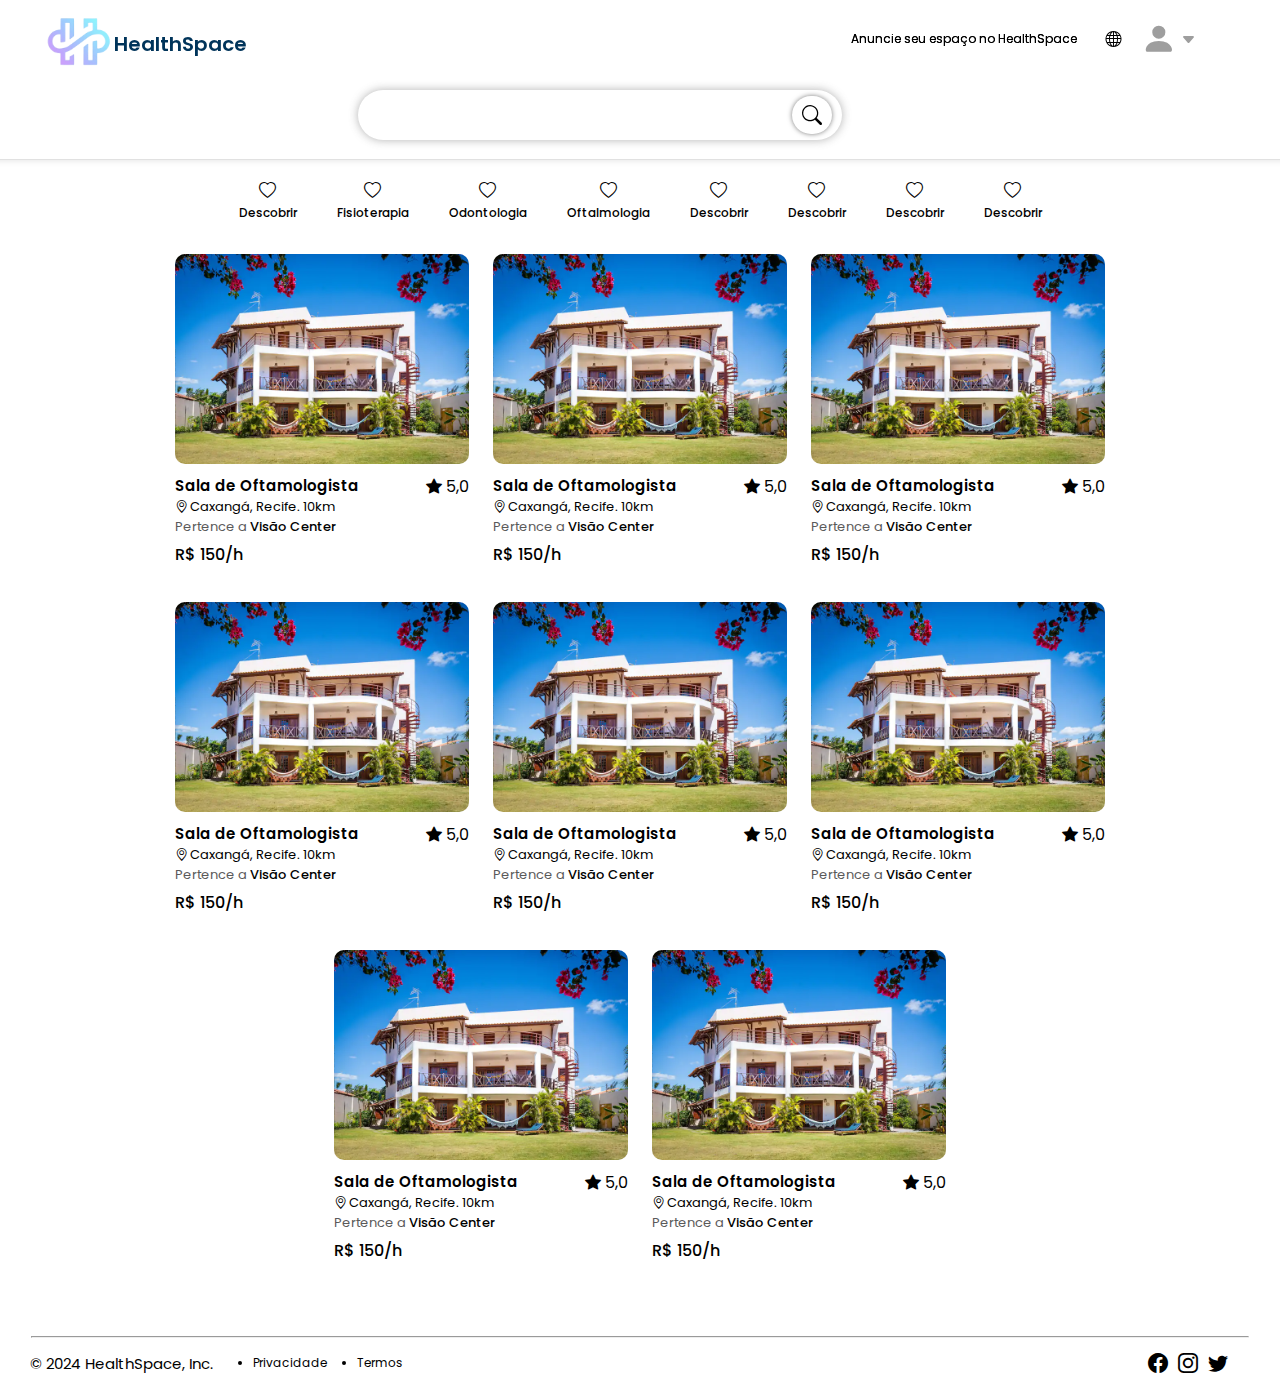
<file: index.html>
<!DOCTYPE html>
<html lang="en">
<head>
    <meta charset="UTF-8">
    <meta name="viewport" content="width=device-width, initial-scale=1.0">
    <title>HealthSpace | Espaços para profissionais freelancer</title>
    <link rel="shortcut icon" href="img/" type="image/x-icon">
    <link rel="stylesheet" href="https://cdn.jsdelivr.net/npm/bootstrap-icons@1.11.3/font/bootstrap-icons.min.css">
    
    <link rel="stylesheet" href="padrao.css">
    <link rel="stylesheet" href="css/index/header.css">
    <link rel="stylesheet" href="css/index/headerUserMenuDrop.css">
    <link rel="stylesheet" href="css/index/main.css">
    <link rel="stylesheet" href="css/index/main_categories_box.css">
    <link rel="stylesheet" href="css/index/main_box_cards_categories.css">
    <link rel="stylesheet" href="css/index/footer.css">
    
    <script src="js/HeaderScroll.js" defer></script>

</head>
<body>
    
    <header id="header">
       <div class="header-top">
            <a href="#" class="logo-box">
                <img src="img/header-logo.png" alt="header-logo">
                <h4>HealthSpace</h4>
            </a>
        
            <div class="box-right">
                <p id="p-header1">Anuncie seu espaço no HealthSpace</p>
                <i class="bi bi-globe"></i>
    
                <div class="user-box">
                        <i class="bi bi-person-fill"></i>
                        <i class="bi bi-caret-down-fill"></i>
                        <div class="menu-user-drop">
                            <div class="menu-user" id="user-menu">
                                <div class="box-1">
                                    <div class="box1-text">
                                        <p class="text1">Encontre seu espaço <br>ideal no HealthSpace</p>
                                    </div>
                                    <img src="img/header-drop-image.png" alt="">
                                </div>
                                <hr>
                                <a href="#" class="sub-menu-link">
                                    <p>CADASTRE-SE</p>
                                    <span>></span>
                                </a>
                                <a href="#" class="sub-menu-link">
                                    <p>LOGIN</p>
                                    <span>></span>
                                </a>
                                <a href="#" class="sub-menu-link">
                                    <p>Anuncie na HealthSpace</p>
                                    <span>></span>
                                </a>
                            </div>
                        </div>
                </div>
            </div>
       </div>

       <div class="search-box">
        <div class="box-input">
            <input type="text">
            <div class="search-icon">
                <i class="bi bi-search" id="btn-search"></i>
            </div>
           
        </div>
       </div>

    </header>

    <main>
        <div class="categories-box">

            <a href="#"><div class="box-option">
                <i class="bi bi-heart"></i>
                <p>Descobrir</p>
            </div></a>

            <a href="#"><div class="box-option">
                <i class="bi bi-heart"></i>
                <p>Fisioterapia</p>
            </div></a>

            <a href="#"><div class="box-option">
                <i class="bi bi-heart"></i>
                <p>Odontologia</p>
            </div></a>

            <a href="#"><div class="box-option">
                <i class="bi bi-heart"></i>
                <p>Oftalmologia</p>
            </div></a>

            <a href="#"><div class="box-option">
                <i class="bi bi-heart"></i>
                <p>Descobrir</p>
            </div></a>

            <a href="#"><div class="box-option">
                <i class="bi bi-heart"></i>
                <p>Descobrir</p>
            </div></a>

            <a href="#"><div class="box-option">
                <i class="bi bi-heart"></i>
                <p>Descobrir</p>
            </div></a>

            <a href="#"><div class="box-option">
                <i class="bi bi-heart"></i>
                <p>Descobrir</p>
            </div></a>
            
        </div>

        <div class="box-cards-categories">
            <div class="card">
                <div class="card-content">
                    <a href="anuncio.html" class="image-card">
                    </a>
                    <div class="infos-announcement">
                        <div class="left-infos">
                            <p class="title-announcement">Sala de Oftamologista</p>
                            <p class="local-announcement"><i class="bi bi-geo-alt"></i>Caxangá, Recife. 10km</p>
                            <p class="dono-announcement">Pertence a <a href="#">Visão Center</a></p>
                            
                            <p class="valor-announcement">R$ 150/h</p>
                        </div>
                        <div class="right-infos">
                            <i class="bi bi-star-fill"></i>
                            <p class="rating-info">5,0</p>
                        </div>
                    </div>
                </div>
            </div>

            <div class="card">
                <div class="card-content">
                    <a href="anuncio.html" class="image-card">
                    </a>
                    <div class="infos-announcement">
                        <div class="left-infos">
                            <p class="title-announcement">Sala de Oftamologista</p>
                            <p class="local-announcement"><i class="bi bi-geo-alt"></i>Caxangá, Recife. 10km</p>
                            <p class="dono-announcement">Pertence a <a href="#">Visão Center</a></p>
                            
                            <p class="valor-announcement">R$ 150/h</p>
                        </div>
                        <div class="right-infos">
                            <i class="bi bi-star-fill"></i>
                            <p class="rating-info">5,0</p>
                        </div>
                    </div>
                </div>
            </div>

            <div class="card">
                <div class="card-content">
                    <a href="anuncio.html" class="image-card">
                    </a>
                    <div class="infos-announcement">
                        <div class="left-infos">
                            <p class="title-announcement">Sala de Oftamologista</p>
                            <p class="local-announcement"><i class="bi bi-geo-alt"></i>Caxangá, Recife. 10km</p>
                            <p class="dono-announcement">Pertence a <a href="#">Visão Center</a></p>
                            
                            <p class="valor-announcement">R$ 150/h</p>
                        </div>
                        <div class="right-infos">
                            <i class="bi bi-star-fill"></i>
                            <p class="rating-info">5,0</p>
                        </div>
                    </div>
                </div>
            </div>

            <div class="card">
                <div class="card-content">
                    <a href="anuncio.html" class="image-card">
                    </a>
                    <div class="infos-announcement">
                        <div class="left-infos">
                            <p class="title-announcement">Sala de Oftamologista</p>
                            <p class="local-announcement"><i class="bi bi-geo-alt"></i>Caxangá, Recife. 10km</p>
                            <p class="dono-announcement">Pertence a <a href="#">Visão Center</a></p>
                            
                            <p class="valor-announcement">R$ 150/h</p>
                        </div>
                        <div class="right-infos">
                            <i class="bi bi-star-fill"></i>
                            <p class="rating-info">5,0</p>
                        </div>
                    </div>
                </div>
            </div>

            <div class="card">
                <div class="card-content">
                    <a href="anuncio.html" class="image-card">
                    </a>
                    <div class="infos-announcement">
                        <div class="left-infos">
                            <p class="title-announcement">Sala de Oftamologista</p>
                            <p class="local-announcement"><i class="bi bi-geo-alt"></i>Caxangá, Recife. 10km</p>
                            <p class="dono-announcement">Pertence a <a href="#">Visão Center</a></p>
                            
                            <p class="valor-announcement">R$ 150/h</p>
                        </div>
                        <div class="right-infos">
                            <i class="bi bi-star-fill"></i>
                            <p class="rating-info">5,0</p>
                        </div>
                    </div>
                </div>
            </div>

            <div class="card">
                <div class="card-content">
                    <a href="anuncio.html" class="image-card">
                    </a>
                    <div class="infos-announcement">
                        <div class="left-infos">
                            <p class="title-announcement">Sala de Oftamologista</p>
                            <p class="local-announcement"><i class="bi bi-geo-alt"></i>Caxangá, Recife. 10km</p>
                            <p class="dono-announcement">Pertence a <a href="#">Visão Center</a></p>
                            
                            <p class="valor-announcement">R$ 150/h</p>
                        </div>
                        <div class="right-infos">
                            <i class="bi bi-star-fill"></i>
                            <p class="rating-info">5,0</p>
                        </div>
                    </div>
                </div>
            </div>

            <div class="card">
                <div class="card-content">
                    <a href="anuncio.html" class="image-card">
                    </a>
                    <div class="infos-announcement">
                        <div class="left-infos">
                            <p class="title-announcement">Sala de Oftamologista</p>
                            <p class="local-announcement"><i class="bi bi-geo-alt"></i>Caxangá, Recife. 10km</p>
                            <p class="dono-announcement">Pertence a <a href="#">Visão Center</a></p>
                            
                            <p class="valor-announcement">R$ 150/h</p>
                        </div>
                        <div class="right-infos">
                            <i class="bi bi-star-fill"></i>
                            <p class="rating-info">5,0</p>
                        </div>
                    </div>
                </div>
            </div>

            <div class="card">
                <div class="card-content">
                    <a href="anuncio.html" class="image-card">
                    </a>
                    <div class="infos-announcement">
                        <div class="left-infos">
                            <p class="title-announcement">Sala de Oftamologista</p>
                            <p class="local-announcement"><i class="bi bi-geo-alt"></i>Caxangá, Recife. 10km</p>
                            <p class="dono-announcement">Pertence a <a href="#">Visão Center</a></p>
                            
                            <p class="valor-announcement">R$ 150/h</p>
                        </div>
                        <div class="right-infos">
                            <i class="bi bi-star-fill"></i>
                            <p class="rating-info">5,0</p>
                        </div>
                    </div>
                </div>
            </div>
        </div>

    </main>
    
    <footer>
        <hr>
       <div class="footer-bottom">
            <div class="footer-bottom-left">
                <p>© 2024 HealthSpace, Inc.</p>
                <ul>
                    <li><a href="#">Privacidade</a></li>
                    <li><a href="#">Termos</a></li>
                </ul>
            </div>

            <div class="footer-bottom-right">
                    <a href="#"><i class="bi bi-facebook"></i></a>
                    <a href="#"><i class="bi bi-instagram"></i></a>
                    <a href="#"><i class="bi bi-twitter"></i></a>
                    
            </div>
       </div>
    </footer>
</body>
</html>
</file>
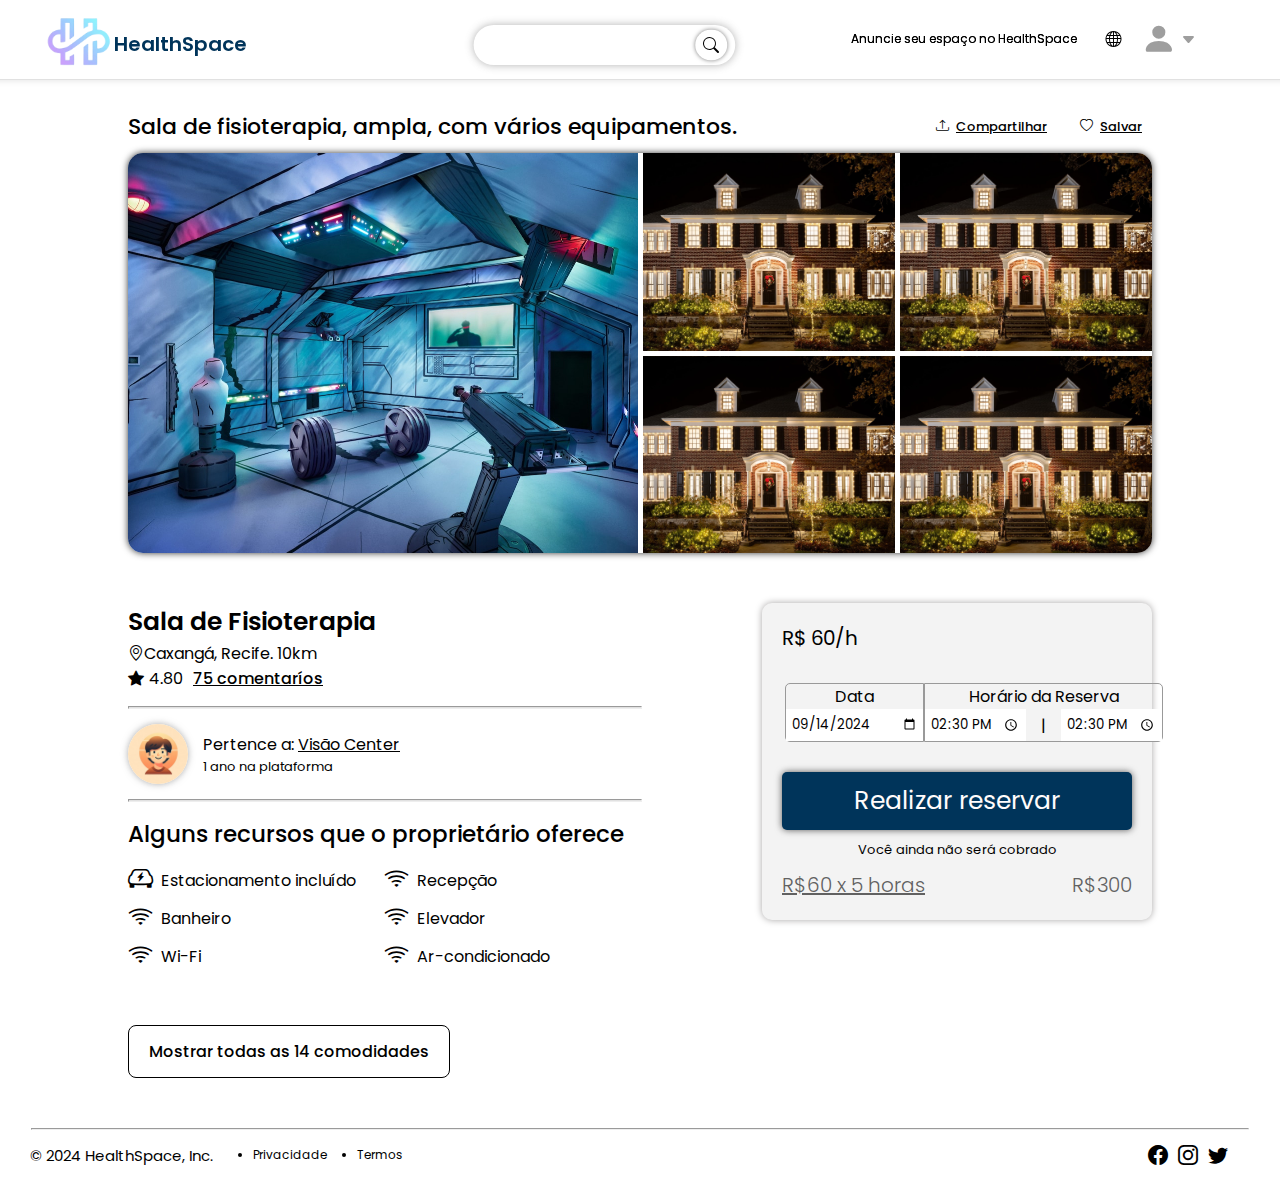
<file: anuncio.html>
<!DOCTYPE html>
<html lang="en">
<head>
    <meta charset="UTF-8">
    <meta name="viewport" content="width=device-width, initial-scale=1.0">
    <title>HealthSpace | Nome_Do_Anuncio</title>
    <link rel="shortcut icon" href="img/header-logo.png" type="image/x-icon">
    <link rel="stylesheet" href="https://cdn.jsdelivr.net/npm/bootstrap-icons@1.11.3/font/bootstrap-icons.min.css">

    <link rel="stylesheet" href="padrao.css">
    <link rel="stylesheet" href="css/anuncio/header.css">
    <link rel="stylesheet" href="css/anuncio/headerUserMenuDrop.css">
    <link rel="stylesheet" href="css/anuncio/main.css">
    <link rel="stylesheet" href="css/anuncio/footer.css">
    <link rel="stylesheet" href="css/anuncio/contentPopUp.css">
    

    <script src="js/HeaderScroll.js" defer></script>
    <script src="js/PopUpReserva.js" defer></script>
</head>
<body>
    <header id="header">
        <div class="header-top">
            <a href="index.html" class="logo-box">
                <img src="img/header-logo.png" alt="header-logo">
                <h4>HealthSpace</h4>
            </a>
         
             <div class="box-right">
                 <p id="p-header1">Anuncie seu espaço no HealthSpace</p>
                 <i class="bi bi-globe"></i>
     
                 <div class="user-box">
                         <i class="bi bi-person-fill"></i>
                         <i class="bi bi-caret-down-fill"></i>
                         <div class="menu-user-drop">
                             <div class="menu-user" id="user-menu">
                                 <div class="box-1">
                                     <div class="box1-text">
                                         <p class="text1">Encontre seu espaço <br>ideal no HealthSpace</p>
                                     </div>
                                     <img src="img/header-drop-image.png" alt="">
                                 </div>
                                 <hr>
                                 <a href="#" class="sub-menu-link">
                                     <p>CADASTRE-SE</p>
                                     <span>></span>
                                 </a>
                                 <a href="#" class="sub-menu-link">
                                     <p>LOGIN</p>
                                     <span>></span>
                                 </a>
                                 <a href="#" class="sub-menu-link">
                                     <p>Anuncie na HealthSpace</p>
                                     <span>></span>
                                 </a>
                             </div>
                         </div>
                 </div>
             </div>
        </div>
 
        <div class="search-box">
         <div class="box-input">
             <input type="text">
             <div class="search-icon">
                 <i class="bi bi-search" id="btn-search"></i>
             </div>
            
         </div>
        </div>
 
     </header>
     <main>
        <div class="box-conteudo">
            <div class="title-anuncio">
                <h2>Sala de fisioterapia, ampla, com vários equipamentos.</h2>
                <div class="title-links">
                    <a href="#"><i class="bi bi-upload"></i>Compartilhar</a>
                    <a href="#"><i class="bi bi-heart"></i>Salvar</a>
                </div>
            </div>
            <div class="box-photos">
                <div class="principal-photo"></div>
                <div class="secondary-photos">
                    <div class="row-secondary-photos">
                        <div class="secondary-image"></div>
                        <div class="secondary-image"></div>
                    </div>
                    <div class="row-secondary-photos">
                        <div class="secondary-image"></div>
                        <div class="secondary-image"></div>
                    </div>
                </div>
            </div>
            <div class="infos-anuncio">
               
                <h3>Sala de Fisioterapia</h3>
                <p class="local-announcement"><i class="bi bi-geo-alt"></i>Caxangá, Recife. 10km</p>
                <div class="box-rating">
                    <div class="rating">
                        <i class="bi bi-star-fill"></i>
                        <p>4.80</p>
                    </div>
                    <a href="#">75 comentaríos</a>
                </div>
                <hr>
                <div class="advertiser-perfil">
                    <div class="adveriser-image-perfil"></div>
                    <div class="adveriser-infos">
                        <p class="text-Pertence">Pertence a: <a href="#">Visão Center</a></p>
                        <p class="text-age">1 ano na plataforma</p>
                    </div>
                </div>
                <hr>
                <div class="tags-announcement">
                    <h3>Alguns recursos que o proprietário oferece</h3>
                    <div class="tags-field">
                        <div class="tag">
                            <i class="bi bi-ev-front"></i>
                            <p>Estacionamento incluído</p>
                        </div>
                        <div class="tag">
                            <i class="bi bi-wifi"></i>
                            <p>Recepção</p>
                        </div>
                        <div class="tag">
                            <i class="bi bi-wifi"></i>
                            <p>Banheiro</p>
                        </div>
                        <div class="tag">
                            <i class="bi bi-wifi"></i>
                            <p>Elevador</p>
                        </div>
                        <div class="tag">
                            <i class="bi bi-wifi"></i>
                            <p>Wi-Fi</p>
                        </div>
                        <div class="tag">
                            <i class="bi bi-wifi"></i>
                            <p>Ar-condicionado</p>
                        </div>                    
                         
                    </div>
                    <a id="btn-mostrar-todas-comodidades" href="#">Mostrar todas as 14 comodidades</a>
                </div>

            
                <div class="box-reservar">
                    <p id="Reserva-valor">R$ 60/h</p>
                    <div class="inputs-field">
                        <div class="inputs-date">
                                <p>Data</p>
                                <input type="date" value="2024-09-14">
                        </div>
                        <div class="inputs-time">
                                <p>Horário da Reserva</p>
                                <div class="inputs-box-time">
                                    <input  type="time" value="14:30">
                                    <p>|</p>
                                    <input  type="time" value="14:30">
                                </div>
                        </div>
                    </div>
                    <a id="btn-show-infos-reserva">Realizar reservar</a>
                    <p class="text">Você ainda não será cobrado</p>
                        <div class="box-valor-total">
                            <p id="valor-x-horas">R$60 x 5 horas</p>
                            <p id="total-valor-reserva">R$300</p>
                        </div>
                </div>
                
            </div>

            
        </div>
     </main>
     <footer>
        <hr>
       <div class="footer-bottom">
            <div class="footer-bottom-left">
                <p>© 2024 HealthSpace, Inc.</p>
                <ul>
                    <li><a href="#">Privacidade</a></li>
                    <li><a href="#">Termos</a></li>
                </ul>
            </div>

            <div class="footer-bottom-right">
                    <a href="#"><i class="bi bi-facebook"></i></a>
                    <a href="#"><i class="bi bi-instagram"></i></a>
                    <a href="#"><i class="bi bi-twitter"></i></a>
                    
            </div>
       </div>
    </footer>
</body>
</html>
</file>
<file: padrao.css>
@import url('https://fonts.googleapis.com/css2?family=Poppins:ital,wght@0,100;0,200;0,300;0,400;0,500;0,600;0,700;0,800;0,900;1,100;1,200;1,300;1,400;1,500;1,600;1,700;1,800;1,900&display=swap');

*{
    margin: 0px;
    padding: 0px;
    font-family: "Poppins", sans-serif;
}
:root{
    --cor-theme: #00345A;
    --cor-header: white;
    --cor-background: white;
}
.dark-theme:root{
    --cor-background: rgb(22, 22, 22);
    --cor-header: rgb(0, 0, 0);
}

body{
    width: 100%;
    background: var(--cor-background);
    display: flex;
    align-items: center;
    justify-content: start;
    flex-direction: column;
}
</file>
<file: css/index/header.css>
header{
    background: var(--cor-header);
    display: flex;
    align-items: center;
    justify-content: center;
    flex-direction: column;
    padding-left: 60px;
    padding-right: 100px;
    border-bottom: 0.5px solid rgba(167, 167, 167, 0.342);
    box-shadow: 0px 0px 7px rgba(167, 167, 167, 0.342);
    gap: 10px;
    padding-top: 10px;
    position: relative;
    padding-bottom: 90px;
    position: fixed;
    width: 90%;
    transition: 0.3s;
    z-index: 1;
}
.header-top a{
    text-decoration: none;
}
#header.header-height{
    padding-bottom: 10px;
}
.header-top{
    display: flex;
    align-items: center;
    justify-content: center;
    width: 100%;
}
.logo-box{
    width: 60%;
    display: flex;
    justify-content: left;
    align-items: center;
}
.logo-box img{
    width: 70px;
}
.logo-box h4{
    font-size: 20px;
    margin-top: 10px;
    font-weight: 600;
    color: var(--cor-theme);
}
.box-right{
    display: flex;
    align-items: center;
    justify-content: right;
    width: 40%;
    height: 100%;
    gap: 20px;
}
.box-right #p-header1{
    font-size: 12px;
    text-shadow: 0px 0px 0.5px black;
    font-weight: 400;
    padding: 5px 8px;
    border-radius: 50px;
    cursor: pointer;
    transition: 0.2s;
}
.box-right #p-header1:hover{
    background-color: rgb(214, 214, 214);
}
.user-box{
    display: flex;
    align-items: center;
    justify-content: end;
    gap: 5px;
    cursor: pointer;
    transition: 0.2s;
}
.user-box .bi-person-fill{
    font-size: 35px;
    color: rgb(158, 158, 158);
}
.user-box:hover i{
    color: var(--cor-theme);
}
.user-box i{
    font-size: 15px;
    color: rgb(158, 158, 158);
}


.search-box{
    width: 100%;
    height: 50px;
    display: flex;
    align-content: center;
    justify-content: center;
    margin-bottom: 15px;
    transition: 1s;
    position: absolute;
    top: 90px;
    transition: 0.3s linear;
    
}
.search-box.search-box-scroll-animation{
    top: 20px;
    scale: 0.8;
    width: 70%;
}
.search-box .box-input{
    width: 40%;
    display: flex;
    align-items: center;
    justify-content: center;
}
.box-input input{
    width: 100%;
    height: 100%;
    border-radius: 35px;
    outline: none;
    border: none;
    box-shadow: 0px 0px 10px rgba(92, 92, 92, 0.473);
    padding: 0px 40px;
    padding-right: 60px;
}
.box-input .bi-search{
    position: relative;
    right: 50px;
    font-size: 20px;
    padding: 5px 10px;
    border-radius: 35px;
    box-shadow: 0px 0px 5px rgb(124, 124, 124);
    cursor: pointer;
    transition: 0.3s;
}
#btn-search:hover {
    color: white;
    box-shadow: 0px 0px 8px var(--cor-theme);
    background: var(--cor-theme);
}
</file>
<file: css/index/headerUserMenuDrop.css>
.menu-user-drop{
    position: absolute;
    top: 65px;
    right: 100px;
    z-index: 0;
}
.menu-user{
    width: 300px;
    height: 0px;
    background: rgb(255, 255, 255);
    border-radius: 0px;
    box-shadow: 0px 0px 4px rgb(153, 153, 153);
    transition: 0.5s;
    overflow: hidden;
    display: flex;
    align-items: center;
    justify-content: flex-start;
    flex-direction: column;
    gap: 5px;
}
.user-box:hover .menu-user{
    height: 270px;
}
.menu-user-drop hr{
    width: 70%;
    margin-bottom: 10px;
    border: rgba(177, 176, 176, 0.288) solid 1px;
}

.box-1{
    width: 100%;
    display: flex;
    align-items: center;
    justify-content: center;
    padding: 5px;
    gap: 30px;
}
.box1-text .text1{
    font-size: 15px;
    font-weight: 500;
}
.box-1 img{
    width: 80px;
}

.sub-menu-link{
    display: flex;
    align-items: center;
    justify-content: space-between;
    width: 90%;
    padding: 8px 10px;
    text-decoration: none;
    
    color: black;
}
.sub-menu-link p {
    font-weight: 400;
    font-size: 13px;
}
.sub-menu-link:hover{
    background: rgb(212, 212, 212);
}
.sub-menu-link:hover p, .sub-menu-link:hover span{
    font-weight: 500;
    color: var(--cor-theme);
}
</file>
<file: css/index/main.css>
main{
    width: 100%;
    display: flex;
    align-items: center;
    justify-content: center;
    flex-direction: column;
}
</file>
<file: css/index/main_categories_box.css>
.categories-box{
    display: flex;
    align-items: center;
    justify-content: center;
    gap: 40px;
    height: 80px;
    margin: 0px 50px;
    cursor: pointer;
    position: fixed;
    top: 160px;
    background: white;
    width: 100%;
    transition: 0.1s linear;
    
}
.categories-box.categories_box-scroll-animation{
    top: 80px;
    border-bottom: 0.5px solid rgba(167, 167, 167, 0.342);
}
.categories-box a{
    text-decoration: none;
    color: black;
}
.categories-box .box-option{
    display: flex;
    align-items: center;
    justify-content: center;
    flex-direction: column;
    transition: 0.2s;
}
.box-option i{
    font-size: 17px;
}
.box-option p{
    font-size: 12px;
    font-weight: 500;
}
.box-option:hover{
    scale: 1.090;
    border-bottom: solid 1px rgb(168, 168, 168);
}
.box-option:hover i{
    color: rgb(9, 32, 163);
}
.box-option:hover p{
    color: rgb(9, 32, 163);
}
</file>
<file: css/index/main_box_cards_categories.css>
.box-cards-categories{
    width: 95%;
    display: flex;
    align-items: start;
    justify-content: center;
    flex-wrap: wrap;
    gap: 8px;
    margin-top: 250px;
}
.box-cards-categories a{
    text-decoration: none;
    color: black;
    
}
.card{
    width: 310px;
    height: 340px;
    display: flex;
    align-items: center;
    justify-content: center;
    transition: 0.2s;
}
.card:hover{
    cursor: pointer;
    box-shadow: 0px 0px 5px black;
}

.card-content{
    margin-top: 8px;
    width: 95%;
    height: 100%;
    display: flex;
    align-items: start;
    justify-content: start;
    flex-direction: column;
    gap: 10px;
}
.image-card{
    width: 100%;
    height: 210px;
    background: rgb(206, 206, 206);
    background-image: url("../../img/card1.png");
    background-size: cover;
    background-position: center;
    border-radius: 10px;
}
.image-card img{
    width: 100%;
    
}


.infos-announcement{
    width: 100%;
    display: flex;
    align-items: start baseline;
    justify-content: center;
}

.left-infos{
    width: 90%;
}
.title-announcement{
    font-size: 15px;
    font-weight: 600;
}
.local-announcement{
    font-size: 13px;
    display: flex;
    gap: 2px;
}
.dono-announcement{
    font-size: 13px;
    font-weight: 200px;
    color: rgb(90, 90, 90);
}
.dono-announcement a{
    text-decoration: none;
    color: black;
    font-weight: 500;
}
.dono-announcement a:hover{
    text-decoration: underline;
}
.valor-announcement{
    margin-top: 5px;
    font-weight: 500;
}
.right-infos{
    width: 15%;
    display: flex;
    align-items: start;
    justify-content: right;
    gap: 4px;
}
</file>
<file: css/index/footer.css>
footer{
    margin-top: 50px;
    width: 100%;
    display: flex;
    align-items: center;
    justify-content: center;
    flex-direction: column;
}
footer hr{
    width: 95%;
    
}
.footer-bottom{
    width: 100%;
    display: flex;
    align-items: center;
    justify-content: left;
}
.footer-bottom-left{
    display: flex;
    align-items: center;
    justify-content: left;
    height: 50px;
   
    gap: 40px;
    padding: 0px 30px;
    width: 85%;
}
.footer-bottom-left p{
    font-size: 15px;
}
.footer-bottom-left ul{
    display: flex;
    gap: 30px;
}
ul li{
    font-size: 12px;
}
li a{
    text-decoration: none;
    color: black;
}
li:hover a{
    text-decoration: underline;
    color: var(--cor-theme);
}
.footer-bottom-right{
    display: flex;
    gap: 10px;
}
.footer-bottom-right i{
    font-size: 20px;
    color: black;
}
.footer-bottom-right i:hover{
    color: var(--cor-theme);
}
</file>
<file: css/anuncio/header.css>
header{
    background: var(--cor-header);
    display: flex;
    align-items: center;
    justify-content: center;
    flex-direction: column;
    padding-left: 60px;
    padding-right: 100px;
    border-bottom: 0.5px solid rgba(167, 167, 167, 0.342);
    box-shadow: 0px 0px 7px rgba(167, 167, 167, 0.342);
    gap: 10px;
    padding-top: 10px;
    position: relative;
    padding-bottom: 10px;
    position: fixed;
    width: 90%;
    transition: 0.3s;
    z-index: 1;
}
.header-top a{
    text-decoration: none;
}
.header-top{
    display: flex;
    align-items: center;
    justify-content: center;
    width: 100%;
}
.logo-box{
    width: 60%;
    display: flex;
    justify-content: left;
    align-items: center;
}
.logo-box img{
    width: 70px;
}
.logo-box h4{
    font-size: 20px;
    margin-top: 10px;
    font-weight: 600;
    color: var(--cor-theme);
}
.box-right{
    display: flex;
    align-items: center;
    justify-content: right;
    width: 40%;
    height: 100%;
    gap: 20px;
}
.box-right #p-header1{
    font-size: 12px;
    text-shadow: 0px 0px 0.5px black;
    font-weight: 400;
    padding: 5px 8px;
    border-radius: 50px;
    cursor: pointer;
    transition: 0.2s;
}
.box-right #p-header1:hover{
    background-color: rgb(214, 214, 214);
}
.user-box{
    display: flex;
    align-items: center;
    justify-content: end;
    gap: 5px;
    cursor: pointer;
    transition: 0.2s;
}
.user-box .bi-person-fill{
    font-size: 35px;
    color: rgb(158, 158, 158);
}
.user-box:hover i{
    color: var(--cor-theme);
}
.user-box i{
    font-size: 15px;
    color: rgb(158, 158, 158);
}


.search-box{
    width: 70%;
    height: 50px;
    display: flex;
    align-content: center;
    justify-content: center;
    margin-bottom: 15px;
    transition: 1s;
    position: absolute;
    top: 20px;
    transition: 0.3s linear;
    scale: 0.8;
    
}
.search-box .box-input{
    width: 40%;
    display: flex;
    align-items: center;
    justify-content: center;
}
.box-input input{
    width: 100%;
    height: 100%;
    border-radius: 35px;
    outline: none;
    border: none;
    box-shadow: 0px 0px 10px rgba(92, 92, 92, 0.473);
    padding: 0px 40px;
    padding-right: 60px;
}
.box-input .bi-search{
    position: relative;
    right: 50px;
    font-size: 20px;
    padding: 5px 10px;
    border-radius: 35px;
    box-shadow: 0px 0px 5px rgb(124, 124, 124);
    cursor: pointer;
    transition: 0.3s;
}
#btn-search:hover {
    color: white;
    box-shadow: 0px 0px 8px var(--cor-theme);
    background: var(--cor-theme);
}
</file>
<file: css/anuncio/headerUserMenuDrop.css>
.menu-user-drop{
    position: absolute;
    top: 65px;
    right: 100px;
    z-index: 0;
}
.menu-user{
    width: 300px;
    height: 0px;
    background: rgb(255, 255, 255);
    border-radius: 0px;
    box-shadow: 0px 0px 4px rgb(153, 153, 153);
    transition: 0.5s;
    overflow: hidden;
    display: flex;
    align-items: center;
    justify-content: flex-start;
    flex-direction: column;
    gap: 5px;
}
.user-box:hover .menu-user{
    height: 270px;
}
.menu-user-drop hr{
    width: 70%;
    margin-bottom: 10px;
    border: rgba(177, 176, 176, 0.288) solid 1px;
}

.box-1{
    width: 100%;
    display: flex;
    align-items: center;
    justify-content: center;
    padding: 5px;
    gap: 30px;
}
.box1-text .text1{
    font-size: 15px;
    font-weight: 500;
}
.box-1 img{
    width: 80px;
}

.sub-menu-link{
    display: flex;
    align-items: center;
    justify-content: space-between;
    width: 90%;
    padding: 8px 10px;
    text-decoration: none;
    
    color: black;
}
.sub-menu-link p {
    font-weight: 400;
    font-size: 13px;
}
.sub-menu-link:hover{
    background: rgb(212, 212, 212);
}
.sub-menu-link:hover p, .sub-menu-link:hover span{
    font-weight: 500;
    color: var(--cor-theme);
}
</file>
<file: css/anuncio/main.css>
main{
    width: 100%;
    display: flex;
    align-items: center;
    justify-content: center;
    flex-direction: column;
}
.box-conteudo{
    width: 80%;
    height: 100%;
    background: rgba(245, 222, 179, 0);
    margin-top: 110px;
}
.title-anuncio{
    width: 100%;
    display: flex;
    align-items: center;
    margin-bottom: 10px;
}
.title-anuncio h2{
    width: 60%;
    font-weight:500;
    font-size: 22px;
}
.title-links{
    display: flex;
    align-items: center;
    justify-content: right;
    gap: 13px;
    width: 40%;
}
.title-links a{
    display: flex;
    align-items: center;
    justify-content: center;
    gap: 7px;
    font-size: 13px;
    font-weight: 500;
    color: black;
    padding: 5px 10px;
    border-radius: 5px;
    
}
.title-links a:hover{
    background: rgba(192, 192, 192, 0.267);
}
.box-photos{
    width: 100%;
    height: 400px;
    display: flex;
    gap: 5px;
    border-radius: 15px;
    overflow: hidden;
    box-shadow: 0px 0px 7px rgba(0, 0, 0, 0.795);
}
.box-photos .principal-photo{
    width: 50%;
    height: 100%;
    background-image: url('../../img/photo1.jpeg');
    background-position: center;
    background-size: cover;
}
.box-photos .secondary-photos{
    width: 50%;
    height: 100%;
    display: flex;
    flex-direction: column;
    gap: 5px;
}
.secondary-photos .row-secondary-photos{
    width: 100%;
    height: 50%;
    display: flex;
    gap: 5px;
}
.row-secondary-photos .secondary-image{
    width: 50%;
    height: 100%;
    background-image: url('../../img/card2.jpeg');
    background-position: center;
    background-size: cover;
}
.infos-anuncio{
    margin-top: 50px;
    width: 100%;
    display: flex;
    align-items: start;
    justify-content: center;
    flex-direction: column;
    position: relative;
}
.infos-anuncio h3{
    font-weight: 600;
    font-size: 25px;
}
.infos-anuncio hr{
    text-align: left;
    width: 50%;
    height: 1px;
    margin: 15px 0px;
    background-color:  rgba(167, 167, 167, 0.342);
}
.infos-anuncio .box-rating{
    display: flex;
    align-items: center;
    justify-content: left;
    gap: 10px;
}
.box-rating a{
    color: black;
    font-weight: 500;
}
.box-rating .rating{
    display: flex;
    align-items: center;
    justify-content: center;
    gap: 5px;
}


.advertiser-perfil{
    display: flex;
    align-items: center;
    justify-content: left;
    gap: 15px;
    width: 100%;
}
.advertiser-perfil .adveriser-image-perfil{
    width: 60px;
    height: 60px;
    border-radius: 32px;
    background-image: url('../../img/user.jpg');
    background-position: center;
    background-size: cover;
    box-shadow: 0px 0px 7px rgba(126, 126, 126, 0.644);
}
.text-Pertence a{
    color: black;
}
.text-age{
    font-size: 13px;
}

.tags-announcement{
    width: 50%;
    display: flex;
    align-items: start;
    justify-content: center;
    flex-direction: column;
}
.tags-announcement h3{
    font-size: 23px;
    font-weight: 500;
}
.tags-announcement .tags-field{
    margin-top: 10px;
    width: 100%;
    display: flex;
    flex-flow: row wrap;
    
}
.tags-field .tag{
    width: 50%;
    display: flex;
    align-items: center;
    justify-content: left;
    gap: 8px;
    font-size: 16px;
    font-weight: 400;
}
.tag i{
    font-size: 25px;
}
#btn-mostrar-todas-comodidades{
    color: black;
    font-weight: 500;
    margin-top: 50px;
    text-decoration: none;
    border: 1.8px black solid;
    padding: 13px 20px;
    border-radius: 8px;
}




.box-reservar{
    position: absolute;
    top: 0;
    right: 0;
    width: 350px;
    padding: 20px 20px;
    background: rgb(243, 243, 243);
    display: flex;
    justify-content: center;
    flex-direction: column;
    gap: 10px;
    border-radius: 10px;
    box-shadow: 0px 0px 7px rgb(168, 166, 166);
}

#Reserva-valor{
    text-align: left;
    font-size: 20px;
}
.inputs-field{
    text-align: center;
    border-radius: 5px;
    padding: 20px 3px;
    display: flex;
}
.inputs-field input{
    border: none;
    padding: 5px 5px;
    cursor: pointer;
}
.inputs-date{
    display: flex;
    flex-direction: column;
    border: 1px solid rgb(153, 153, 153);
    border-top-left-radius: 5px; 
    border-bottom-left-radius: 5px;   
}
.inputs-time{
    border: 1px solid rgb(153, 153, 153);
    border-top-right-radius: 5px;
    border-bottom-right-radius: 5px;
}
.inputs-box-time{
    display: flex;
    align-items: center;
    justify-content: center;
    gap: 15px;
}

.box-reservar a{
    padding: 10px 30px;
    background: var(--cor-theme);
    color: rgb(255, 252, 252);
    font-size: 25px;
    text-decoration: none;
    border-radius: 5px;
    box-shadow: 0px 0px 7px rgb(88, 88, 88);
    transition: 0.5s;
    text-align: center;
    cursor: pointer;
}

.box-reservar p{
    text-align: center;
}
.box-reservar .text{
    font-size: 13px;
}
.box-valor-total{
    display: flex;
    align-items: center;
    justify-content: space-between;
    width: 100%;
    font-size: 20px;
    color: rgb(97, 97, 97);
    font-weight: 300;
}
#valor-x-horas{
    text-decoration: underline;
}

.popUp-info-reserva{
    position: absolute;
    top: 50%;
    left: 50%;
    transform: translate(-50%,-50%);
}
</file>
<file: css/anuncio/footer.css>
footer{
    margin-top: 50px;
    width: 100%;
    display: flex;
    align-items: center;
    justify-content: center;
    flex-direction: column;
}
footer hr{
    width: 95%;
    
}
.footer-bottom{
    width: 100%;
    display: flex;
    align-items: center;
    justify-content: left;
}
.footer-bottom-left{
    display: flex;
    align-items: center;
    justify-content: left;
    height: 50px;
   
    gap: 40px;
    padding: 0px 30px;
    width: 85%;
}
.footer-bottom-left p{
    font-size: 15px;
}
.footer-bottom-left ul{
    display: flex;
    gap: 30px;
}
ul li{
    font-size: 12px;
}
li a{
    text-decoration: none;
    color: black;
}
li:hover a{
    text-decoration: underline;
    color: var(--cor-theme);
}
.footer-bottom-right{
    display: flex;
    gap: 10px;
}
.footer-bottom-right i{
    font-size: 20px;
    color: black;
}
.footer-bottom-right i:hover{
    color: var(--cor-theme);
}
</file>
<file: css/anuncio/contentPopUp.css>
.content-popUp-info-reserva{
    width: 100%;
    height: 100%;
    display: flex;
    align-items: center;
    justify-content: start;
    flex-direction: column;
    gap: 20px;
}
.content-popUp-info-reserva h2{
    text-align: center;
}
.inputs-date{
    width: 100%;
    display: flex;
    align-items: center;
    justify-content: space-evenly;
}
.input-date-reserva{
    display: grid;
    gap: 10px;
}
.input-date-reserva p{
    font-size: 18px;
}
.input-date-reserva input{
    font-size: 20px;
    padding: 10px;
    border-radius: 10px;
    outline: none;
    border: none;
    box-shadow: 0px 0px 5px black;
}
</file>
